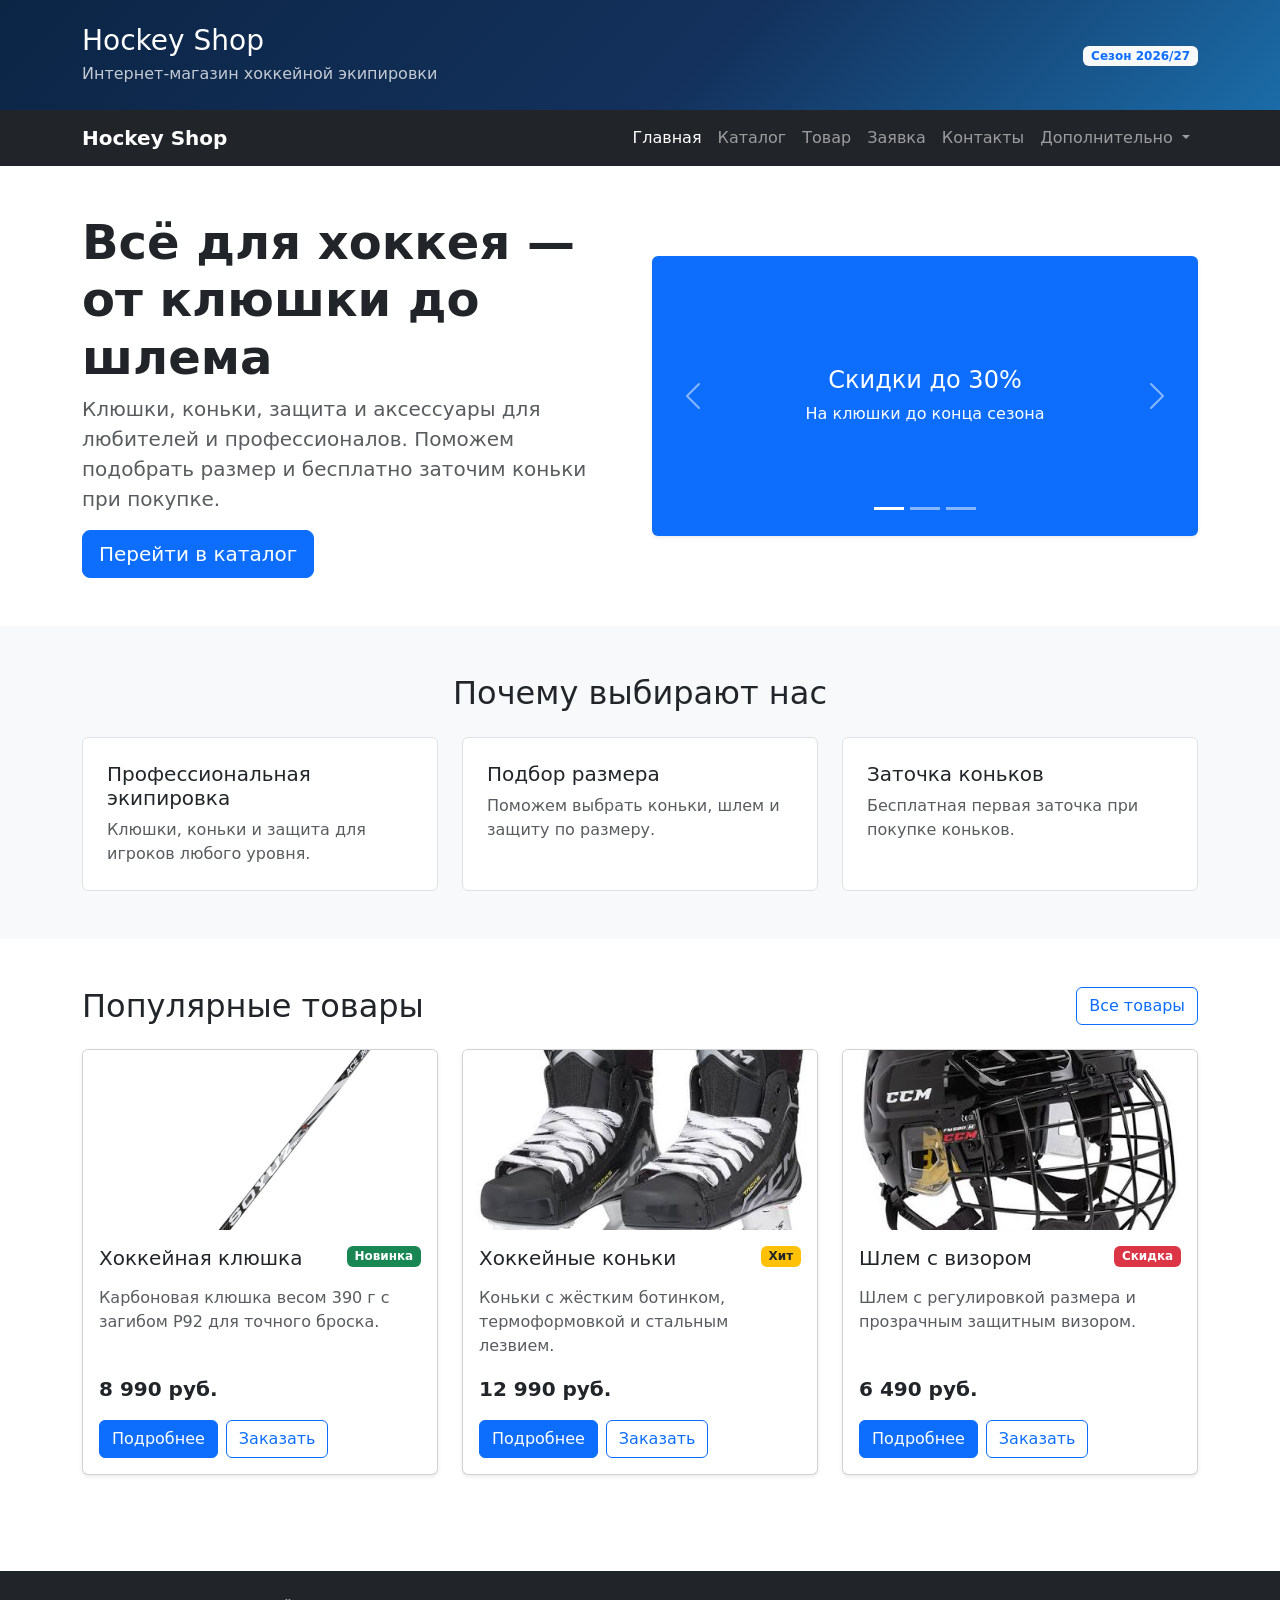
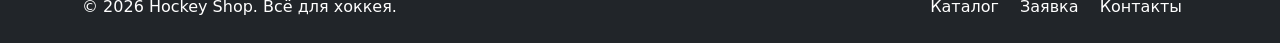
<file: index.html>
<!DOCTYPE html>
<html lang="ru">
<head>
  <meta charset="UTF-8">
  <meta name="viewport" content="width=device-width, initial-scale=1.0">
  <title>Главная — Hockey Shop</title>

  <link rel="stylesheet" href="vendor/bootstrap/css/bootstrap.min.css">
  <link rel="stylesheet" href="css/custom.css">
</head>
<body>
  <header class="bg-primary header-ice text-white py-4">
    <div class="container">
      <div class="row align-items-center">
        <div class="col-12 col-md-8">
          <p class="h3 mb-1">Hockey Shop</p>
          <p class="mb-0 opacity-75">Интернет-магазин хоккейной экипировки</p>
        </div>

        <div class="col-12 col-md-4 text-md-end mt-3 mt-md-0">
          <span class="badge bg-light text-primary">Сезон 2026/27</span>
        </div>
      </div>
    </div>
  </header>

  <nav class="navbar navbar-expand-lg navbar-dark bg-dark sticky-top">
    <div class="container">
      <a class="navbar-brand fw-bold" href="index.html">Hockey Shop</a>

      <button
        class="navbar-toggler"
        type="button"
        data-bs-toggle="collapse"
        data-bs-target="#mainNavbar"
        aria-controls="mainNavbar"
        aria-expanded="false"
        aria-label="Переключить навигацию"
      >
        <span class="navbar-toggler-icon"></span>
      </button>

      <div class="collapse navbar-collapse" id="mainNavbar">
        <ul class="navbar-nav ms-auto">
        <li class="nav-item">
          <a class="nav-link active" aria-current="page" href="index.html">Главная</a>
        </li>
        <li class="nav-item">
          <a class="nav-link" href="catalog.html">Каталог</a>
        </li>
        <li class="nav-item">
          <a class="nav-link" href="product.html">Товар</a>
        </li>
        <li class="nav-item">
          <a class="nav-link" href="order.html">Заявка</a>
        </li>
        <li class="nav-item">
          <a class="nav-link" href="contacts.html">Контакты</a>
        </li>
        <li class="nav-item dropdown">
          <a
            class="nav-link dropdown-toggle"
            href="#"
            role="button"
            data-bs-toggle="dropdown"
            aria-expanded="false"
          >
            Дополнительно
          </a>
          <ul class="dropdown-menu dropdown-menu-end">
            <li><a class="dropdown-item" href="catalog.html">Все товары</a></li>
            <li><a class="dropdown-item" href="order.html">Оформить заявку</a></li>
            <li><a class="dropdown-item" href="index.html#popular">Популярное</a></li>
          </ul>
        </li>
        </ul>
      </div>
    </div>
  </nav>

  <main>
    <section class="container my-5">
      <div class="row align-items-center g-4">
        <div class="col-12 col-lg-6">
          <h1 class="display-5 fw-bold">Всё для хоккея — от клюшки до шлема</h1>
          <p class="lead text-muted">
            Клюшки, коньки, защита и аксессуары для любителей и профессионалов.
            Поможем подобрать размер и бесплатно заточим коньки при покупке.
          </p>
          <a class="btn btn-primary btn-lg" href="catalog.html">Перейти в каталог</a>
        </div>

        <div class="col-12 col-lg-6">
          <div id="promoCarousel" class="carousel slide rounded overflow-hidden shadow-sm" data-bs-ride="carousel">
            <div class="carousel-indicators">
              <button type="button" data-bs-target="#promoCarousel" data-bs-slide-to="0" class="active" aria-current="true" aria-label="Слайд 1"></button>
              <button type="button" data-bs-target="#promoCarousel" data-bs-slide-to="1" aria-label="Слайд 2"></button>
              <button type="button" data-bs-target="#promoCarousel" data-bs-slide-to="2" aria-label="Слайд 3"></button>
            </div>
            <div class="carousel-inner">
              <div class="carousel-item active">
                <div class="promo-slide bg-primary text-white d-flex flex-column align-items-center justify-content-center text-center p-4">
                  <h3 class="h4">Скидки до 30%</h3>
                  <p class="mb-0">На клюшки до конца сезона</p>
                </div>
              </div>
              <div class="carousel-item">
                <div class="promo-slide bg-success text-white d-flex flex-column align-items-center justify-content-center text-center p-4">
                  <h3 class="h4">Бесплатная доставка</h3>
                  <p class="mb-0">При заказе от 3000 руб.</p>
                </div>
              </div>
              <div class="carousel-item">
                <div class="promo-slide bg-dark text-white d-flex flex-column align-items-center justify-content-center text-center p-4">
                  <h3 class="h4">Новый сезон</h3>
                  <p class="mb-0">Коньки и шлемы новой коллекции</p>
                </div>
              </div>
            </div>
            <button class="carousel-control-prev" type="button" data-bs-target="#promoCarousel" data-bs-slide="prev">
              <span class="carousel-control-prev-icon" aria-hidden="true"></span>
              <span class="visually-hidden">Предыдущий</span>
            </button>
            <button class="carousel-control-next" type="button" data-bs-target="#promoCarousel" data-bs-slide="next">
              <span class="carousel-control-next-icon" aria-hidden="true"></span>
              <span class="visually-hidden">Следующий</span>
            </button>
          </div>
        </div>
      </div>
    </section>

    <section class="container-fluid bg-light py-5">
      <div class="container">
        <h2 class="text-center mb-4">Почему выбирают нас</h2>

        <div class="row g-4">
          <div class="col-12 col-md-4">
            <div class="p-4 border rounded h-100 bg-white">
              <h3 class="h5">Профессиональная экипировка</h3>
              <p class="mb-0 text-muted">Клюшки, коньки и защита для игроков любого уровня.</p>
            </div>
          </div>

          <div class="col-12 col-md-4">
            <div class="p-4 border rounded h-100 bg-white">
              <h3 class="h5">Подбор размера</h3>
              <p class="mb-0 text-muted">Поможем выбрать коньки, шлем и защиту по размеру.</p>
            </div>
          </div>

          <div class="col-12 col-md-4">
            <div class="p-4 border rounded h-100 bg-white">
              <h3 class="h5">Заточка коньков</h3>
              <p class="mb-0 text-muted">Бесплатная первая заточка при покупке коньков.</p>
            </div>
          </div>
        </div>
      </div>
    </section>

    <section class="container my-5" id="popular">
      <div class="d-flex justify-content-between align-items-center mb-4">
        <h2 class="mb-0">Популярные товары</h2>
        <a class="btn btn-outline-primary" href="catalog.html">Все товары</a>
      </div>

      <div class="row g-4">
        <div class="col-12 col-md-6 col-lg-4 product-item">
          <div class="card h-100 shadow-sm product-card">
            <img src="images/product-1.jpg" class="card-img-top" alt="Хоккейная клюшка">
            <div class="card-body d-flex flex-column">
              <div class="d-flex justify-content-between align-items-start mb-3 gap-2">
                <h2 class="card-title h5 mb-0">Хоккейная клюшка</h2>
                <span class="badge bg-success">Новинка</span>
              </div>

              <p class="card-text text-muted">Карбоновая клюшка весом 390 г с загибом P92 для точного броска.</p>

              <p class="fw-bold fs-5 mt-auto">8 990 руб.</p>

              <div class="d-flex gap-2">
                <a class="btn btn-primary" href="product.html?id=1">Подробнее</a>
                <button
                  class="btn btn-outline-primary"
                  type="button"
                  data-bs-toggle="modal"
                  data-bs-target="#orderModal"
                >
                  Заказать
                </button>
              </div>
            </div>
          </div>
        </div>
        <div class="col-12 col-md-6 col-lg-4 product-item">
          <div class="card h-100 shadow-sm product-card">
            <img src="images/product-2.jpg" class="card-img-top" alt="Хоккейные коньки">
            <div class="card-body d-flex flex-column">
              <div class="d-flex justify-content-between align-items-start mb-3 gap-2">
                <h2 class="card-title h5 mb-0">Хоккейные коньки</h2>
                <span class="badge bg-warning text-dark">Хит</span>
              </div>

              <p class="card-text text-muted">Коньки с жёстким ботинком, термоформовкой и стальным лезвием.</p>

              <p class="fw-bold fs-5 mt-auto">12 990 руб.</p>

              <div class="d-flex gap-2">
                <a class="btn btn-primary" href="product.html?id=2">Подробнее</a>
                <button
                  class="btn btn-outline-primary"
                  type="button"
                  data-bs-toggle="modal"
                  data-bs-target="#orderModal"
                >
                  Заказать
                </button>
              </div>
            </div>
          </div>
        </div>
        <div class="col-12 col-md-6 col-lg-4 product-item">
          <div class="card h-100 shadow-sm product-card">
            <img src="images/product-3.jpg" class="card-img-top" alt="Шлем с визором">
            <div class="card-body d-flex flex-column">
              <div class="d-flex justify-content-between align-items-start mb-3 gap-2">
                <h2 class="card-title h5 mb-0">Шлем с визором</h2>
                <span class="badge bg-danger">Скидка</span>
              </div>

              <p class="card-text text-muted">Шлем с регулировкой размера и прозрачным защитным визором.</p>

              <p class="fw-bold fs-5 mt-auto">6 490 руб.</p>

              <div class="d-flex gap-2">
                <a class="btn btn-primary" href="product.html?id=3">Подробнее</a>
                <button
                  class="btn btn-outline-primary"
                  type="button"
                  data-bs-toggle="modal"
                  data-bs-target="#orderModal"
                >
                  Заказать
                </button>
              </div>
            </div>
          </div>
        </div>
      </div>
    </section>
  </main>

  <footer class="bg-dark text-white py-4 mt-5">
    <div class="container">
      <div class="row align-items-center g-3">
        <div class="col-12 col-md-6">
          <p class="mb-0">&copy; 2026 Hockey Shop. Всё для хоккея.</p>
        </div>

        <div class="col-12 col-md-6 text-md-end">
          <a class="text-white text-decoration-none me-3" href="catalog.html">Каталог</a>
          <a class="text-white text-decoration-none me-3" href="order.html">Заявка</a>
          <a class="text-white text-decoration-none me-3" href="contacts.html">Контакты</a>
        </div>
      </div>
    </div>
  </footer>
  <div
    class="modal fade"
    id="orderModal"
    tabindex="-1"
    aria-labelledby="orderModalLabel"
    aria-hidden="true"
  >
    <div class="modal-dialog modal-dialog-centered">
      <div class="modal-content">
        <div class="modal-header">
          <h2 class="modal-title h5" id="orderModalLabel">Быстрая заявка</h2>
          <button type="button" class="btn-close" data-bs-dismiss="modal" aria-label="Закрыть"></button>
        </div>

        <div class="modal-body">
          <p class="text-muted">Оставьте контактные данные, и менеджер свяжется с вами.</p>

          <form>
            <div class="mb-3">
              <label for="modal-name" class="form-label">Имя</label>
              <input id="modal-name" name="name" type="text" class="form-control" required>
            </div>

            <div class="mb-3">
              <label for="modal-phone" class="form-label">Телефон</label>
              <div class="input-group">
                <span class="input-group-text">+7</span>
                <input id="modal-phone" name="phone" type="tel" class="form-control" placeholder="900 000-00-00" required>
              </div>
            </div>

            <div class="form-check mb-3">
              <input id="modal-agree" name="agree" class="form-check-input" type="checkbox" required>
              <label class="form-check-label" for="modal-agree">Согласен на обработку данных</label>
            </div>
          </form>
        </div>

        <div class="modal-footer">
          <button type="button" class="btn btn-secondary" data-bs-dismiss="modal">Закрыть</button>
          <button type="button" class="btn btn-primary">Отправить</button>
        </div>
      </div>
    </div>
  </div>

  <script src="vendor/bootstrap/js/bootstrap.bundle.min.js"></script>
</body>
</html>
</file>
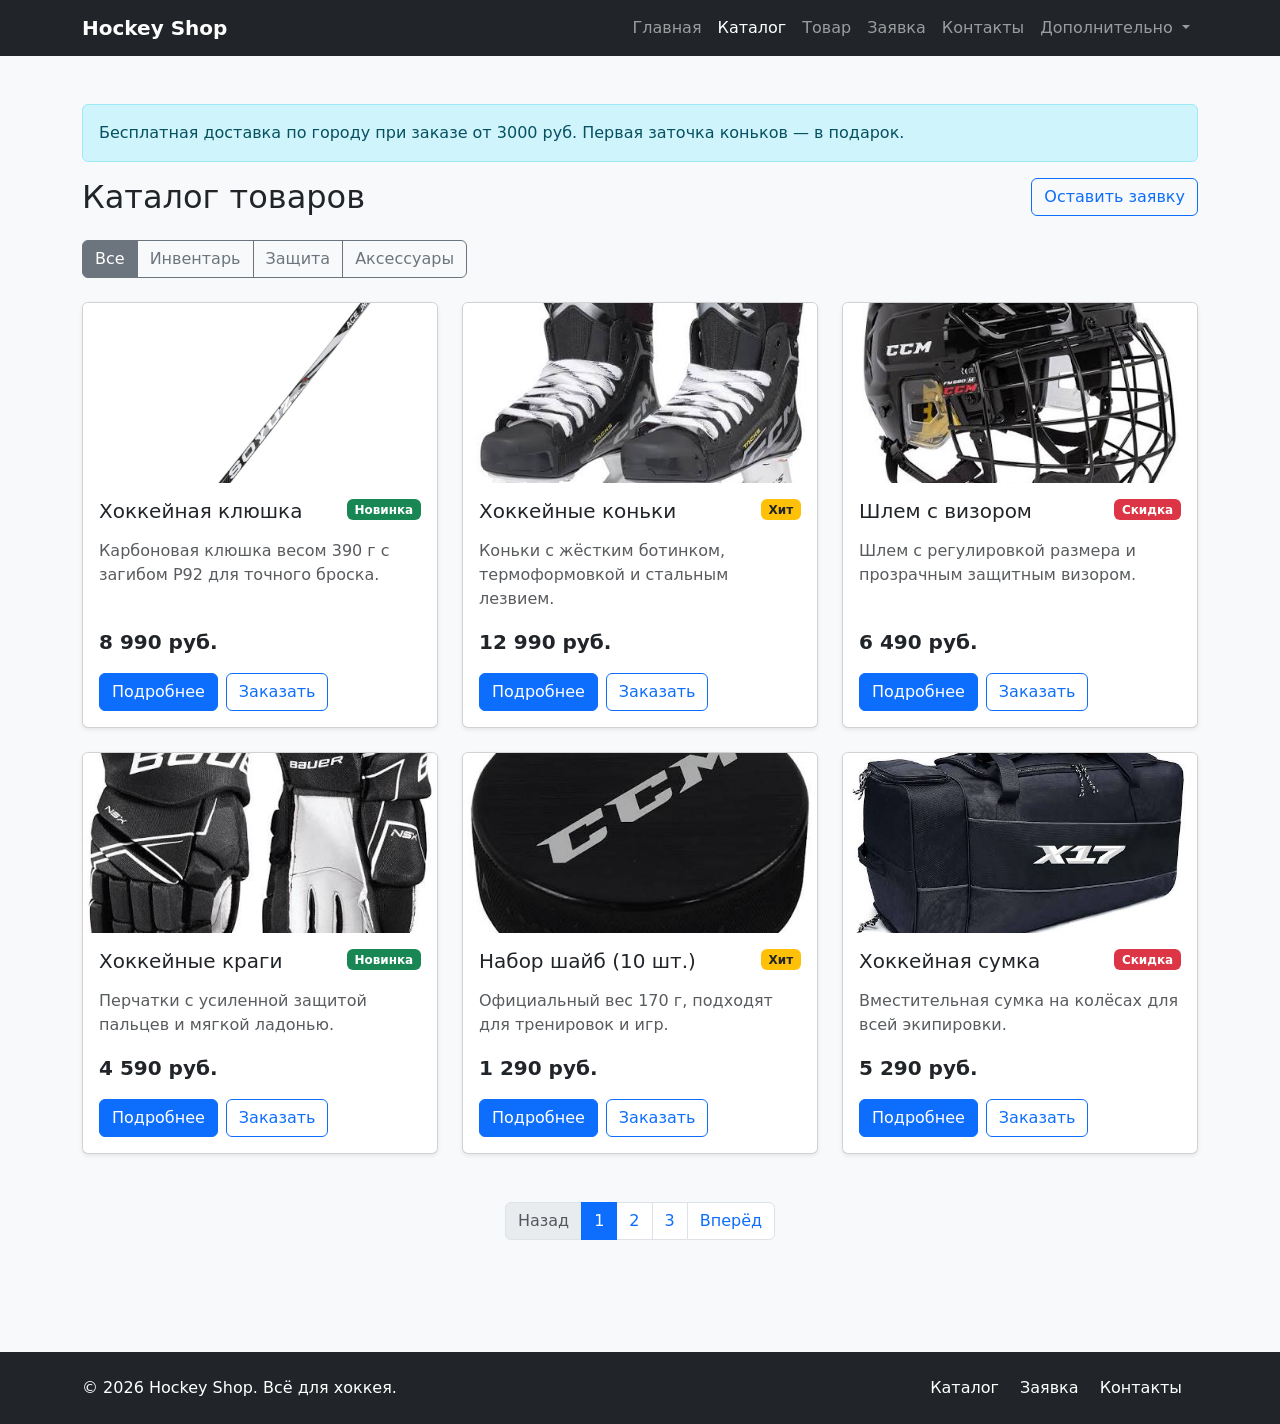
<file: catalog.html>
<!DOCTYPE html>
<html lang="ru">
<head>
  <meta charset="UTF-8">
  <meta name="viewport" content="width=device-width, initial-scale=1.0">
  <title>Каталог — Hockey Shop</title>

  <link rel="stylesheet" href="vendor/bootstrap/css/bootstrap.min.css">
  <link rel="stylesheet" href="css/custom.css">
</head>
<body class="bg-light">
  <nav class="navbar navbar-expand-lg navbar-dark bg-dark sticky-top">
    <div class="container">
      <a class="navbar-brand fw-bold" href="index.html">Hockey Shop</a>

      <button
        class="navbar-toggler"
        type="button"
        data-bs-toggle="collapse"
        data-bs-target="#mainNavbar"
        aria-controls="mainNavbar"
        aria-expanded="false"
        aria-label="Переключить навигацию"
      >
        <span class="navbar-toggler-icon"></span>
      </button>

      <div class="collapse navbar-collapse" id="mainNavbar">
        <ul class="navbar-nav ms-auto">
        <li class="nav-item">
          <a class="nav-link" href="index.html">Главная</a>
        </li>
        <li class="nav-item">
          <a class="nav-link active" aria-current="page" href="catalog.html">Каталог</a>
        </li>
        <li class="nav-item">
          <a class="nav-link" href="product.html">Товар</a>
        </li>
        <li class="nav-item">
          <a class="nav-link" href="order.html">Заявка</a>
        </li>
        <li class="nav-item">
          <a class="nav-link" href="contacts.html">Контакты</a>
        </li>
        <li class="nav-item dropdown">
          <a
            class="nav-link dropdown-toggle"
            href="#"
            role="button"
            data-bs-toggle="dropdown"
            aria-expanded="false"
          >
            Дополнительно
          </a>
          <ul class="dropdown-menu dropdown-menu-end">
            <li><a class="dropdown-item" href="catalog.html">Все товары</a></li>
            <li><a class="dropdown-item" href="order.html">Оформить заявку</a></li>
            <li><a class="dropdown-item" href="index.html#popular">Популярное</a></li>
          </ul>
        </li>
        </ul>
      </div>
    </div>
  </nav>

  <main class="container my-5">
    <div class="alert alert-info" role="alert">
      Бесплатная доставка по городу при заказе от 3000 руб. Первая заточка коньков — в подарок.
    </div>

    <div class="d-flex justify-content-between align-items-center mb-4 flex-wrap gap-2">
      <h1 class="h2 mb-0">Каталог товаров</h1>
      <a class="btn btn-outline-primary" href="order.html">Оставить заявку</a>
    </div>

    <div class="btn-group flex-wrap mb-4" role="group" aria-label="Фильтр по категориям">
      <button type="button" class="btn btn-outline-secondary active" data-filter="all">Все</button>
      <button type="button" class="btn btn-outline-secondary" data-filter="gear">Инвентарь</button>
      <button type="button" class="btn btn-outline-secondary" data-filter="protect">Защита</button>
      <button type="button" class="btn btn-outline-secondary" data-filter="acc">Аксессуары</button>
    </div>

    <div class="row g-4">
        <div class="col-12 col-md-6 col-lg-4 product-item" data-category="gear">
          <div class="card h-100 shadow-sm product-card">
            <img src="images/product-1.jpg" class="card-img-top" alt="Хоккейная клюшка">
            <div class="card-body d-flex flex-column">
              <div class="d-flex justify-content-between align-items-start mb-3 gap-2">
                <h2 class="card-title h5 mb-0">Хоккейная клюшка</h2>
                <span class="badge bg-success">Новинка</span>
              </div>

              <p class="card-text text-muted">Карбоновая клюшка весом 390 г с загибом P92 для точного броска.</p>

              <p class="fw-bold fs-5 mt-auto">8 990 руб.</p>

              <div class="d-flex gap-2">
                <a class="btn btn-primary" href="product.html?id=1">Подробнее</a>
                <button
                  class="btn btn-outline-primary"
                  type="button"
                  data-bs-toggle="modal"
                  data-bs-target="#orderModal"
                >
                  Заказать
                </button>
              </div>
            </div>
          </div>
        </div>
        <div class="col-12 col-md-6 col-lg-4 product-item" data-category="gear">
          <div class="card h-100 shadow-sm product-card">
            <img src="images/product-2.jpg" class="card-img-top" alt="Хоккейные коньки">
            <div class="card-body d-flex flex-column">
              <div class="d-flex justify-content-between align-items-start mb-3 gap-2">
                <h2 class="card-title h5 mb-0">Хоккейные коньки</h2>
                <span class="badge bg-warning text-dark">Хит</span>
              </div>

              <p class="card-text text-muted">Коньки с жёстким ботинком, термоформовкой и стальным лезвием.</p>

              <p class="fw-bold fs-5 mt-auto">12 990 руб.</p>

              <div class="d-flex gap-2">
                <a class="btn btn-primary" href="product.html?id=2">Подробнее</a>
                <button
                  class="btn btn-outline-primary"
                  type="button"
                  data-bs-toggle="modal"
                  data-bs-target="#orderModal"
                >
                  Заказать
                </button>
              </div>
            </div>
          </div>
        </div>
        <div class="col-12 col-md-6 col-lg-4 product-item" data-category="protect">
          <div class="card h-100 shadow-sm product-card">
            <img src="images/product-3.jpg" class="card-img-top" alt="Шлем с визором">
            <div class="card-body d-flex flex-column">
              <div class="d-flex justify-content-between align-items-start mb-3 gap-2">
                <h2 class="card-title h5 mb-0">Шлем с визором</h2>
                <span class="badge bg-danger">Скидка</span>
              </div>

              <p class="card-text text-muted">Шлем с регулировкой размера и прозрачным защитным визором.</p>

              <p class="fw-bold fs-5 mt-auto">6 490 руб.</p>

              <div class="d-flex gap-2">
                <a class="btn btn-primary" href="product.html?id=3">Подробнее</a>
                <button
                  class="btn btn-outline-primary"
                  type="button"
                  data-bs-toggle="modal"
                  data-bs-target="#orderModal"
                >
                  Заказать
                </button>
              </div>
            </div>
          </div>
        </div>
        <div class="col-12 col-md-6 col-lg-4 product-item" data-category="protect">
          <div class="card h-100 shadow-sm product-card">
            <img src="images/product-4.jpg" class="card-img-top" alt="Хоккейные краги">
            <div class="card-body d-flex flex-column">
              <div class="d-flex justify-content-between align-items-start mb-3 gap-2">
                <h2 class="card-title h5 mb-0">Хоккейные краги</h2>
                <span class="badge bg-success">Новинка</span>
              </div>

              <p class="card-text text-muted">Перчатки с усиленной защитой пальцев и мягкой ладонью.</p>

              <p class="fw-bold fs-5 mt-auto">4 590 руб.</p>

              <div class="d-flex gap-2">
                <a class="btn btn-primary" href="product.html?id=4">Подробнее</a>
                <button
                  class="btn btn-outline-primary"
                  type="button"
                  data-bs-toggle="modal"
                  data-bs-target="#orderModal"
                >
                  Заказать
                </button>
              </div>
            </div>
          </div>
        </div>
        <div class="col-12 col-md-6 col-lg-4 product-item" data-category="acc">
          <div class="card h-100 shadow-sm product-card">
            <img src="images/product-5.jpg" class="card-img-top" alt="Набор шайб (10 шт.)">
            <div class="card-body d-flex flex-column">
              <div class="d-flex justify-content-between align-items-start mb-3 gap-2">
                <h2 class="card-title h5 mb-0">Набор шайб (10 шт.)</h2>
                <span class="badge bg-warning text-dark">Хит</span>
              </div>

              <p class="card-text text-muted">Официальный вес 170 г, подходят для тренировок и игр.</p>

              <p class="fw-bold fs-5 mt-auto">1 290 руб.</p>

              <div class="d-flex gap-2">
                <a class="btn btn-primary" href="product.html?id=5">Подробнее</a>
                <button
                  class="btn btn-outline-primary"
                  type="button"
                  data-bs-toggle="modal"
                  data-bs-target="#orderModal"
                >
                  Заказать
                </button>
              </div>
            </div>
          </div>
        </div>
        <div class="col-12 col-md-6 col-lg-4 product-item" data-category="acc">
          <div class="card h-100 shadow-sm product-card">
            <img src="images/product-6.jpg" class="card-img-top" alt="Хоккейная сумка">
            <div class="card-body d-flex flex-column">
              <div class="d-flex justify-content-between align-items-start mb-3 gap-2">
                <h2 class="card-title h5 mb-0">Хоккейная сумка</h2>
                <span class="badge bg-danger">Скидка</span>
              </div>

              <p class="card-text text-muted">Вместительная сумка на колёсах для всей экипировки.</p>

              <p class="fw-bold fs-5 mt-auto">5 290 руб.</p>

              <div class="d-flex gap-2">
                <a class="btn btn-primary" href="product.html?id=6">Подробнее</a>
                <button
                  class="btn btn-outline-primary"
                  type="button"
                  data-bs-toggle="modal"
                  data-bs-target="#orderModal"
                >
                  Заказать
                </button>
              </div>
            </div>
          </div>
        </div>
    </div>

    <nav class="mt-5" aria-label="Страницы каталога">
      <ul class="pagination justify-content-center">
        <li class="page-item disabled"><span class="page-link">Назад</span></li>
        <li class="page-item active" aria-current="page"><span class="page-link">1</span></li>
        <li class="page-item"><a class="page-link" href="#">2</a></li>
        <li class="page-item"><a class="page-link" href="#">3</a></li>
        <li class="page-item"><a class="page-link" href="#">Вперёд</a></li>
      </ul>
    </nav>
  </main>

  <footer class="bg-dark text-white py-4 mt-5">
    <div class="container">
      <div class="row align-items-center g-3">
        <div class="col-12 col-md-6">
          <p class="mb-0">&copy; 2026 Hockey Shop. Всё для хоккея.</p>
        </div>

        <div class="col-12 col-md-6 text-md-end">
          <a class="text-white text-decoration-none me-3" href="catalog.html">Каталог</a>
          <a class="text-white text-decoration-none me-3" href="order.html">Заявка</a>
          <a class="text-white text-decoration-none me-3" href="contacts.html">Контакты</a>
        </div>
      </div>
    </div>
  </footer>
  <div
    class="modal fade"
    id="orderModal"
    tabindex="-1"
    aria-labelledby="orderModalLabel"
    aria-hidden="true"
  >
    <div class="modal-dialog modal-dialog-centered">
      <div class="modal-content">
        <div class="modal-header">
          <h2 class="modal-title h5" id="orderModalLabel">Быстрая заявка</h2>
          <button type="button" class="btn-close" data-bs-dismiss="modal" aria-label="Закрыть"></button>
        </div>

        <div class="modal-body">
          <p class="text-muted">Оставьте контактные данные, и менеджер свяжется с вами.</p>

          <form>
            <div class="mb-3">
              <label for="modal-name" class="form-label">Имя</label>
              <input id="modal-name" name="name" type="text" class="form-control" required>
            </div>

            <div class="mb-3">
              <label for="modal-phone" class="form-label">Телефон</label>
              <div class="input-group">
                <span class="input-group-text">+7</span>
                <input id="modal-phone" name="phone" type="tel" class="form-control" placeholder="900 000-00-00" required>
              </div>
            </div>

            <div class="form-check mb-3">
              <input id="modal-agree" name="agree" class="form-check-input" type="checkbox" required>
              <label class="form-check-label" for="modal-agree">Согласен на обработку данных</label>
            </div>
          </form>
        </div>

        <div class="modal-footer">
          <button type="button" class="btn btn-secondary" data-bs-dismiss="modal">Закрыть</button>
          <button type="button" class="btn btn-primary">Отправить</button>
        </div>
      </div>
    </div>
  </div>

  <script src="vendor/bootstrap/js/bootstrap.bundle.min.js"></script>
  <script src="js/main.js"></script>
</body>
</html>
</file>
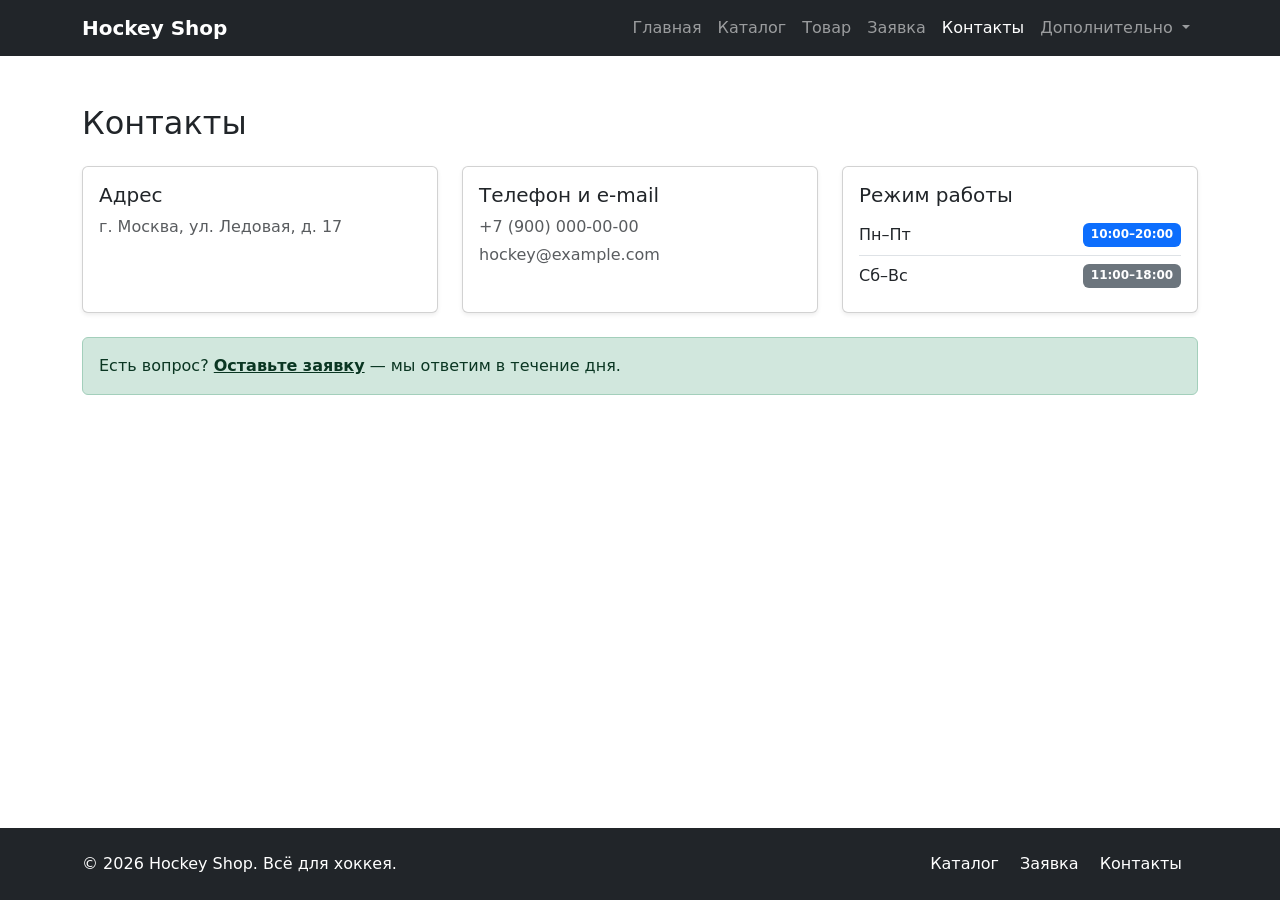
<file: contacts.html>
<!DOCTYPE html>
<html lang="ru">
<head>
  <meta charset="UTF-8">
  <meta name="viewport" content="width=device-width, initial-scale=1.0">
  <title>Контакты — Hockey Shop</title>

  <link rel="stylesheet" href="vendor/bootstrap/css/bootstrap.min.css">
  <link rel="stylesheet" href="css/custom.css">
</head>
<body>
  <nav class="navbar navbar-expand-lg navbar-dark bg-dark sticky-top">
    <div class="container">
      <a class="navbar-brand fw-bold" href="index.html">Hockey Shop</a>

      <button
        class="navbar-toggler"
        type="button"
        data-bs-toggle="collapse"
        data-bs-target="#mainNavbar"
        aria-controls="mainNavbar"
        aria-expanded="false"
        aria-label="Переключить навигацию"
      >
        <span class="navbar-toggler-icon"></span>
      </button>

      <div class="collapse navbar-collapse" id="mainNavbar">
        <ul class="navbar-nav ms-auto">
        <li class="nav-item">
          <a class="nav-link" href="index.html">Главная</a>
        </li>
        <li class="nav-item">
          <a class="nav-link" href="catalog.html">Каталог</a>
        </li>
        <li class="nav-item">
          <a class="nav-link" href="product.html">Товар</a>
        </li>
        <li class="nav-item">
          <a class="nav-link" href="order.html">Заявка</a>
        </li>
        <li class="nav-item">
          <a class="nav-link active" aria-current="page" href="contacts.html">Контакты</a>
        </li>
        <li class="nav-item dropdown">
          <a
            class="nav-link dropdown-toggle"
            href="#"
            role="button"
            data-bs-toggle="dropdown"
            aria-expanded="false"
          >
            Дополнительно
          </a>
          <ul class="dropdown-menu dropdown-menu-end">
            <li><a class="dropdown-item" href="catalog.html">Все товары</a></li>
            <li><a class="dropdown-item" href="order.html">Оформить заявку</a></li>
            <li><a class="dropdown-item" href="index.html#popular">Популярное</a></li>
          </ul>
        </li>
        </ul>
      </div>
    </div>
  </nav>

  <main class="container my-5">
    <h1 class="h2 mb-4">Контакты</h1>

    <div class="row g-4">
      <div class="col-12 col-md-6 col-lg-4">
        <div class="card h-100 shadow-sm">
          <div class="card-body">
            <h2 class="card-title h5">Адрес</h2>
            <p class="card-text text-muted mb-0">г. Москва, ул. Ледовая, д. 17</p>
          </div>
        </div>
      </div>
      <div class="col-12 col-md-6 col-lg-4">
        <div class="card h-100 shadow-sm">
          <div class="card-body">
            <h2 class="card-title h5">Телефон и e-mail</h2>
            <p class="card-text text-muted mb-1">+7 (900) 000-00-00</p>
            <p class="card-text text-muted mb-0">hockey@example.com</p>
          </div>
        </div>
      </div>
      <div class="col-12 col-lg-4">
        <div class="card h-100 shadow-sm">
          <div class="card-body">
            <h2 class="card-title h5">Режим работы</h2>
            <ul class="list-group list-group-flush">
              <li class="list-group-item d-flex justify-content-between px-0">Пн–Пт <span class="badge bg-primary">10:00–20:00</span></li>
              <li class="list-group-item d-flex justify-content-between px-0">Сб–Вс <span class="badge bg-secondary">11:00–18:00</span></li>
            </ul>
          </div>
        </div>
      </div>
    </div>

    <div class="alert alert-success mt-4" role="alert">
      Есть вопрос? <a href="order.html" class="alert-link">Оставьте заявку</a> — мы ответим в течение дня.
    </div>
  </main>

  <footer class="bg-dark text-white py-4 mt-5">
    <div class="container">
      <div class="row align-items-center g-3">
        <div class="col-12 col-md-6">
          <p class="mb-0">&copy; 2026 Hockey Shop. Всё для хоккея.</p>
        </div>

        <div class="col-12 col-md-6 text-md-end">
          <a class="text-white text-decoration-none me-3" href="catalog.html">Каталог</a>
          <a class="text-white text-decoration-none me-3" href="order.html">Заявка</a>
          <a class="text-white text-decoration-none me-3" href="contacts.html">Контакты</a>
        </div>
      </div>
    </div>
  </footer>

  <script src="vendor/bootstrap/js/bootstrap.bundle.min.js"></script>
</body>
</html>
</file>
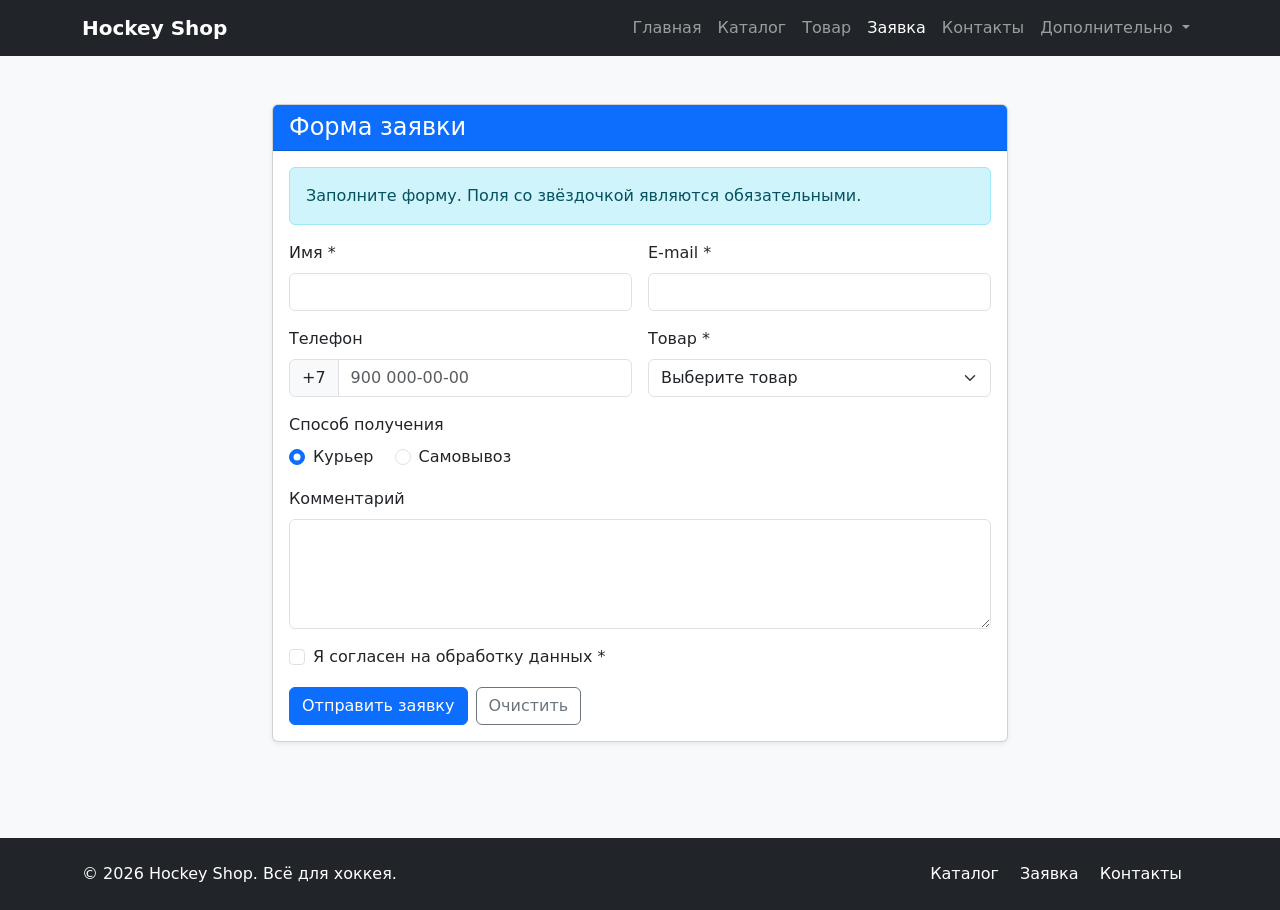
<file: order.html>
<!DOCTYPE html>
<html lang="ru">
<head>
  <meta charset="UTF-8">
  <meta name="viewport" content="width=device-width, initial-scale=1.0">
  <title>Заявка — Hockey Shop</title>

  <link rel="stylesheet" href="vendor/bootstrap/css/bootstrap.min.css">
  <link rel="stylesheet" href="css/custom.css">
</head>
<body class="bg-light">
  <nav class="navbar navbar-expand-lg navbar-dark bg-dark sticky-top">
    <div class="container">
      <a class="navbar-brand fw-bold" href="index.html">Hockey Shop</a>

      <button
        class="navbar-toggler"
        type="button"
        data-bs-toggle="collapse"
        data-bs-target="#mainNavbar"
        aria-controls="mainNavbar"
        aria-expanded="false"
        aria-label="Переключить навигацию"
      >
        <span class="navbar-toggler-icon"></span>
      </button>

      <div class="collapse navbar-collapse" id="mainNavbar">
        <ul class="navbar-nav ms-auto">
        <li class="nav-item">
          <a class="nav-link" href="index.html">Главная</a>
        </li>
        <li class="nav-item">
          <a class="nav-link" href="catalog.html">Каталог</a>
        </li>
        <li class="nav-item">
          <a class="nav-link" href="product.html">Товар</a>
        </li>
        <li class="nav-item">
          <a class="nav-link active" aria-current="page" href="order.html">Заявка</a>
        </li>
        <li class="nav-item">
          <a class="nav-link" href="contacts.html">Контакты</a>
        </li>
        <li class="nav-item dropdown">
          <a
            class="nav-link dropdown-toggle"
            href="#"
            role="button"
            data-bs-toggle="dropdown"
            aria-expanded="false"
          >
            Дополнительно
          </a>
          <ul class="dropdown-menu dropdown-menu-end">
            <li><a class="dropdown-item" href="catalog.html">Все товары</a></li>
            <li><a class="dropdown-item" href="order.html">Оформить заявку</a></li>
            <li><a class="dropdown-item" href="index.html#popular">Популярное</a></li>
          </ul>
        </li>
        </ul>
      </div>
    </div>
  </nav>

  <main class="container my-5">
    <div class="row justify-content-center">
      <div class="col-12 col-lg-8">
        <div class="card shadow-sm">
          <div class="card-header bg-primary text-white">
            <h1 class="h4 mb-0">Форма заявки</h1>
          </div>

          <div class="card-body">
            <div class="alert alert-info" role="alert">
              Заполните форму. Поля со звёздочкой являются обязательными.
            </div>

            <form id="orderForm" class="needs-validation" novalidate>
              <div class="row g-3">
                <div class="col-12 col-md-6">
                  <label for="order-name" class="form-label">Имя *</label>
                  <input id="order-name" name="name" type="text" class="form-control" required>
                    <div class="invalid-feedback">Введите имя.</div>
                </div>

                <div class="col-12 col-md-6">
                  <label for="order-email" class="form-label">E-mail *</label>
                  <input id="order-email" name="email" type="email" class="form-control" required>
                    <div class="invalid-feedback">Введите корректный e-mail.</div>
                </div>

                <div class="col-12 col-md-6">
                  <label for="order-phone" class="form-label">Телефон</label>
                  <div class="input-group">
                    <span class="input-group-text">+7</span>
                    <input id="order-phone" name="phone" type="tel" class="form-control" placeholder="900 000-00-00">
                  </div>
                </div>

                <div class="col-12 col-md-6">
                  <label for="order-product" class="form-label">Товар *</label>
                  <select id="order-product" name="product" class="form-select" required>
                    <option value="" selected>Выберите товар</option>
                    <option value="product-1">Хоккейная клюшка</option>
                    <option value="product-2">Хоккейные коньки</option>
                    <option value="product-3">Шлем с визором</option>
                    <option value="product-4">Хоккейные краги</option>
                    <option value="product-5">Набор шайб (10 шт.)</option>
                    <option value="product-6">Хоккейная сумка</option>
                  </select>
                    <div class="invalid-feedback">Выберите товар.</div>
                </div>

                <div class="col-12">
                  <p class="form-label mb-2">Способ получения</p>
                  <div class="form-check form-check-inline">
                    <input class="form-check-input" type="radio" name="delivery" id="delivery-courier" value="courier" checked>
                    <label class="form-check-label" for="delivery-courier">Курьер</label>
                  </div>
                  <div class="form-check form-check-inline">
                    <input class="form-check-input" type="radio" name="delivery" id="delivery-pickup" value="pickup">
                    <label class="form-check-label" for="delivery-pickup">Самовывоз</label>
                  </div>
                </div>

                <div class="col-12">
                  <label for="order-comment" class="form-label">Комментарий</label>
                  <textarea id="order-comment" name="comment" class="form-control" rows="4"></textarea>
                </div>

                <div class="col-12">
                  <div class="form-check">
                    <input id="order-agree" name="agree" class="form-check-input" type="checkbox" required>
                    <label class="form-check-label" for="order-agree">Я согласен на обработку данных *</label>
                    <div class="invalid-feedback">Необходимо согласие.</div>
                  </div>
                </div>

                <div class="col-12 d-flex gap-2">
                  <button class="btn btn-primary" type="submit">Отправить заявку</button>
                  <button class="btn btn-outline-secondary" type="reset">Очистить</button>
                </div>
              </div>
            </form>
          </div>
        </div>
      </div>
    </div>
  </main>

  <footer class="bg-dark text-white py-4 mt-5">
    <div class="container">
      <div class="row align-items-center g-3">
        <div class="col-12 col-md-6">
          <p class="mb-0">&copy; 2026 Hockey Shop. Всё для хоккея.</p>
        </div>

        <div class="col-12 col-md-6 text-md-end">
          <a class="text-white text-decoration-none me-3" href="catalog.html">Каталог</a>
          <a class="text-white text-decoration-none me-3" href="order.html">Заявка</a>
          <a class="text-white text-decoration-none me-3" href="contacts.html">Контакты</a>
        </div>
      </div>
    </div>
  </footer>

  <div class="toast-container position-fixed bottom-0 end-0 p-3">
    <div id="orderToast" class="toast" role="status" aria-live="polite" aria-atomic="true">
      <div class="toast-header">
        <strong class="me-auto">Hockey Shop</strong>
        <button type="button" class="btn-close" data-bs-dismiss="toast" aria-label="Закрыть"></button>
      </div>
      <div class="toast-body">Заявка успешно подготовлена! Менеджер свяжется с вами.</div>
    </div>
  </div>

  <script src="vendor/bootstrap/js/bootstrap.bundle.min.js"></script>
  <script src="js/main.js"></script>
</body>
</html>
</file>
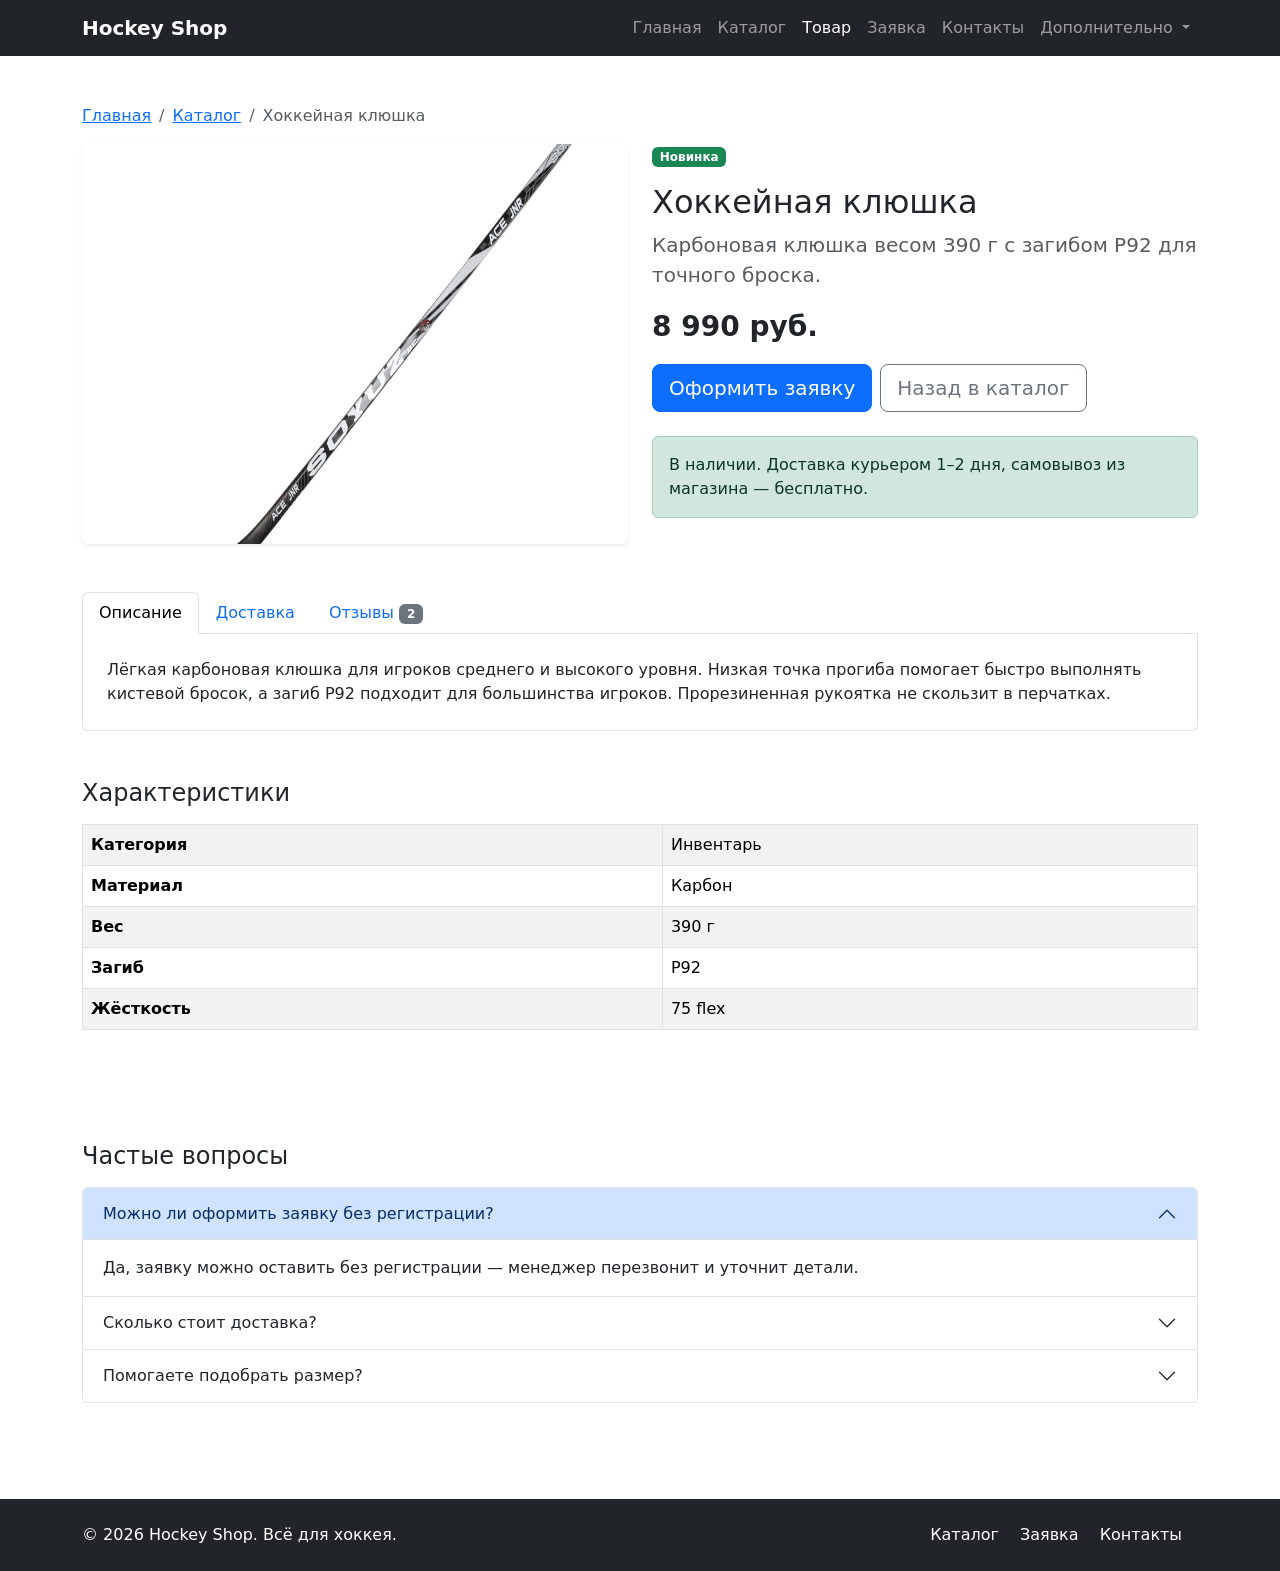
<file: product.html>
<!DOCTYPE html>
<html lang="ru">
<head>
  <meta charset="UTF-8">
  <meta name="viewport" content="width=device-width, initial-scale=1.0">
  <title>Товар — Hockey Shop</title>

  <link rel="stylesheet" href="vendor/bootstrap/css/bootstrap.min.css">
  <link rel="stylesheet" href="css/custom.css">
</head>
<body>
  <nav class="navbar navbar-expand-lg navbar-dark bg-dark sticky-top">
    <div class="container">
      <a class="navbar-brand fw-bold" href="index.html">Hockey Shop</a>

      <button
        class="navbar-toggler"
        type="button"
        data-bs-toggle="collapse"
        data-bs-target="#mainNavbar"
        aria-controls="mainNavbar"
        aria-expanded="false"
        aria-label="Переключить навигацию"
      >
        <span class="navbar-toggler-icon"></span>
      </button>

      <div class="collapse navbar-collapse" id="mainNavbar">
        <ul class="navbar-nav ms-auto">
        <li class="nav-item">
          <a class="nav-link" href="index.html">Главная</a>
        </li>
        <li class="nav-item">
          <a class="nav-link" href="catalog.html">Каталог</a>
        </li>
        <li class="nav-item">
          <a class="nav-link active" aria-current="page" href="product.html">Товар</a>
        </li>
        <li class="nav-item">
          <a class="nav-link" href="order.html">Заявка</a>
        </li>
        <li class="nav-item">
          <a class="nav-link" href="contacts.html">Контакты</a>
        </li>
        <li class="nav-item dropdown">
          <a
            class="nav-link dropdown-toggle"
            href="#"
            role="button"
            data-bs-toggle="dropdown"
            aria-expanded="false"
          >
            Дополнительно
          </a>
          <ul class="dropdown-menu dropdown-menu-end">
            <li><a class="dropdown-item" href="catalog.html">Все товары</a></li>
            <li><a class="dropdown-item" href="order.html">Оформить заявку</a></li>
            <li><a class="dropdown-item" href="index.html#popular">Популярное</a></li>
          </ul>
        </li>
        </ul>
      </div>
    </div>
  </nav>

  <main class="container my-5">
    <nav aria-label="breadcrumb">
      <ol class="breadcrumb">
        <li class="breadcrumb-item"><a href="index.html">Главная</a></li>
        <li class="breadcrumb-item"><a href="catalog.html">Каталог</a></li>
        <li class="breadcrumb-item active" aria-current="page" id="product-breadcrumb">Хоккейная клюшка</li>
      </ol>
    </nav>

    <div class="row g-4">
      <div class="col-12 col-lg-6">
        <img src="images/product-1.jpg" class="img-fluid w-100 rounded shadow-sm product-photo" alt="Хоккейная клюшка" id="product-image">
      </div>

      <div class="col-12 col-lg-6">
        <span class="badge bg-success mb-3" id="product-badge">Новинка</span>
        <h1 class="h2" id="product-title">Хоккейная клюшка</h1>
        <p class="lead text-muted" id="product-lead">
          Карбоновая клюшка весом 390 г с загибом P92 для точного броска.
        </p>

        <p class="fs-3 fw-bold" id="product-price">8 990 руб.</p>

        <div class="d-flex gap-2 mb-4 flex-wrap">
          <a class="btn btn-primary btn-lg" href="order.html?product=1" id="product-order-link">Оформить заявку</a>
          <a class="btn btn-outline-secondary btn-lg" href="catalog.html">Назад в каталог</a>
        </div>

        <div class="alert alert-success" role="alert">
          В наличии. Доставка курьером 1–2 дня, самовывоз из магазина — бесплатно.
        </div>
      </div>
    </div>

    <section class="mt-5">
      <ul class="nav nav-tabs" id="productTabs" role="tablist">
        <li class="nav-item" role="presentation">
          <button class="nav-link active" id="desc-tab" data-bs-toggle="tab" data-bs-target="#desc" type="button" role="tab" aria-controls="desc" aria-selected="true">Описание</button>
        </li>
        <li class="nav-item" role="presentation">
          <button class="nav-link" id="delivery-tab" data-bs-toggle="tab" data-bs-target="#delivery" type="button" role="tab" aria-controls="delivery" aria-selected="false">Доставка</button>
        </li>
        <li class="nav-item" role="presentation">
          <button class="nav-link" id="reviews-tab" data-bs-toggle="tab" data-bs-target="#reviews" type="button" role="tab" aria-controls="reviews" aria-selected="false">Отзывы <span class="badge bg-secondary" id="product-reviews-count">2</span></button>
        </li>
      </ul>
      <div class="tab-content border border-top-0 rounded-bottom p-4 bg-white" id="productTabsContent">
        <div class="tab-pane fade show active" id="desc" role="tabpanel" aria-labelledby="desc-tab">
          <p class="mb-0" id="product-description">Лёгкая карбоновая клюшка для игроков среднего и высокого уровня. Низкая точка прогиба помогает быстро выполнять кистевой бросок, а загиб P92 подходит для большинства игроков. Прорезиненная рукоятка не скользит в перчатках.</p>
        </div>
        <div class="tab-pane fade" id="delivery" role="tabpanel" aria-labelledby="delivery-tab">
          Доставка курьером за 1–2 дня. Самовывоз из магазина — бесплатно, сразу с заточкой.
        </div>
        <div class="tab-pane fade" id="reviews" role="tabpanel" aria-labelledby="reviews-tab">
          <div class="list-group" id="product-reviews">
            <div class="list-group-item"><strong>Максим:</strong> Очень лёгкая, бросок стал заметно сильнее.</div>
            <div class="list-group-item"><strong>Дмитрий:</strong> Отличный баланс, рукоятка не скользит.</div>
          </div>
        </div>
      </div>
    </section>

    <section class="mt-5">
      <h2 class="h4 mb-3">Характеристики</h2>

      <div class="table-responsive">
        <table class="table table-striped table-bordered align-middle">
          <tbody id="product-specs">
            <tr><th scope="row">Категория</th><td>Инвентарь</td></tr>
            <tr><th scope="row">Материал</th><td>Карбон</td></tr>
            <tr><th scope="row">Вес</th><td>390 г</td></tr>
            <tr><th scope="row">Загиб</th><td>P92</td></tr>
            <tr><th scope="row">Жёсткость</th><td>75 flex</td></tr>
          </tbody>
        </table>
      </div>
    </section>
  </main>

  <section class="container my-5">
    <h2 class="h4 mb-3">Частые вопросы</h2>

    <div class="accordion" id="faqAccordion">
      <div class="accordion-item">
        <h3 class="accordion-header">
          <button class="accordion-button" type="button" data-bs-toggle="collapse" data-bs-target="#faqOne" aria-expanded="true" aria-controls="faqOne">
            Можно ли оформить заявку без регистрации?
          </button>
        </h3>
        <div id="faqOne" class="accordion-collapse collapse show" data-bs-parent="#faqAccordion">
          <div class="accordion-body">Да, заявку можно оставить без регистрации — менеджер перезвонит и уточнит детали.</div>
        </div>
      </div>

      <div class="accordion-item">
        <h3 class="accordion-header">
          <button class="accordion-button collapsed" type="button" data-bs-toggle="collapse" data-bs-target="#faqTwo" aria-expanded="false" aria-controls="faqTwo">
            Сколько стоит доставка?
          </button>
        </h3>
        <div id="faqTwo" class="accordion-collapse collapse" data-bs-parent="#faqAccordion">
          <div class="accordion-body">Доставка по городу бесплатная при заказе от 3000 руб.</div>
        </div>
      </div>

      <div class="accordion-item">
        <h3 class="accordion-header">
          <button class="accordion-button collapsed" type="button" data-bs-toggle="collapse" data-bs-target="#faqThree" aria-expanded="false" aria-controls="faqThree">
            Помогаете подобрать размер?
          </button>
        </h3>
        <div id="faqThree" class="accordion-collapse collapse" data-bs-parent="#faqAccordion">
          <div class="accordion-body">Да, консультант поможет подобрать коньки, шлем и защиту по размеру и уровню игры.</div>
        </div>
      </div>
    </div>
  </section>

  <footer class="bg-dark text-white py-4 mt-5">
    <div class="container">
      <div class="row align-items-center g-3">
        <div class="col-12 col-md-6">
          <p class="mb-0">&copy; 2026 Hockey Shop. Всё для хоккея.</p>
        </div>

        <div class="col-12 col-md-6 text-md-end">
          <a class="text-white text-decoration-none me-3" href="catalog.html">Каталог</a>
          <a class="text-white text-decoration-none me-3" href="order.html">Заявка</a>
          <a class="text-white text-decoration-none me-3" href="contacts.html">Контакты</a>
        </div>
      </div>
    </div>
  </footer>

  <script src="vendor/bootstrap/js/bootstrap.bundle.min.js"></script>
  <script src="js/main.js"></script>
</body>
</html>
</file>
<file: css/custom.css>
body {
  min-height: 100vh;
}

.placeholder-box {
  min-height: 240px;
}

.placeholder-image {
  min-height: 320px;
}

.card-img-top {
  height: 180px;
  object-fit: cover;
}

.card-img-placeholder {
  height: 160px;
}

/* Футер всегда прижат к низу экрана */
body {
  display: flex;
  flex-direction: column;
}

main {
  flex: 1 0 auto;
}

footer {
  margin-top: auto;
}

.product-photo {
  height: 400px;
  object-fit: cover;
}

.promo-slide {
  min-height: 280px;
}

.header-ice {
  background: linear-gradient(135deg, #0b2545 0%, #13315c 55%, #1b6ca8 100%) !important;
}

.product-card {
  transition: transform 0.2s ease, box-shadow 0.2s ease;
}

.product-card:hover {
  transform: translateY(-4px);
  box-shadow: 0 0.5rem 1rem rgba(0, 0, 0, 0.15) !important;
}
</file>
